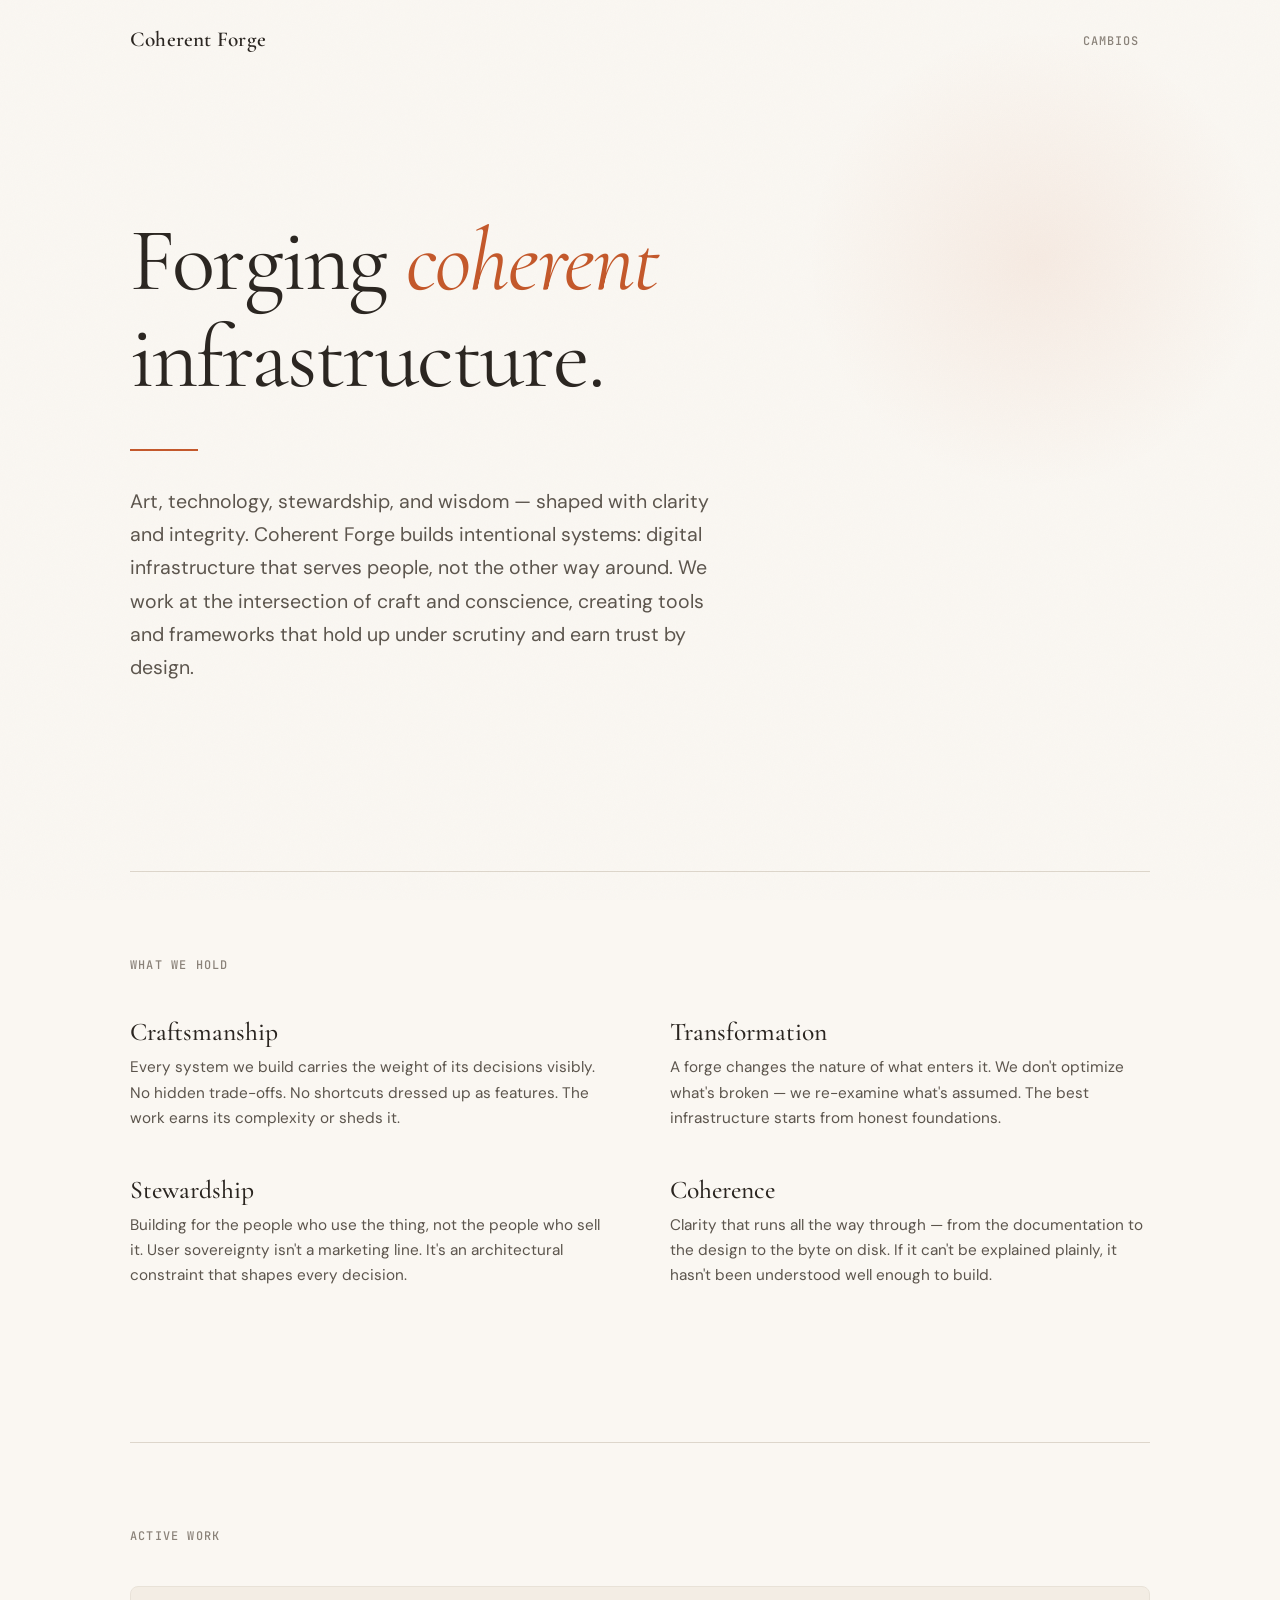
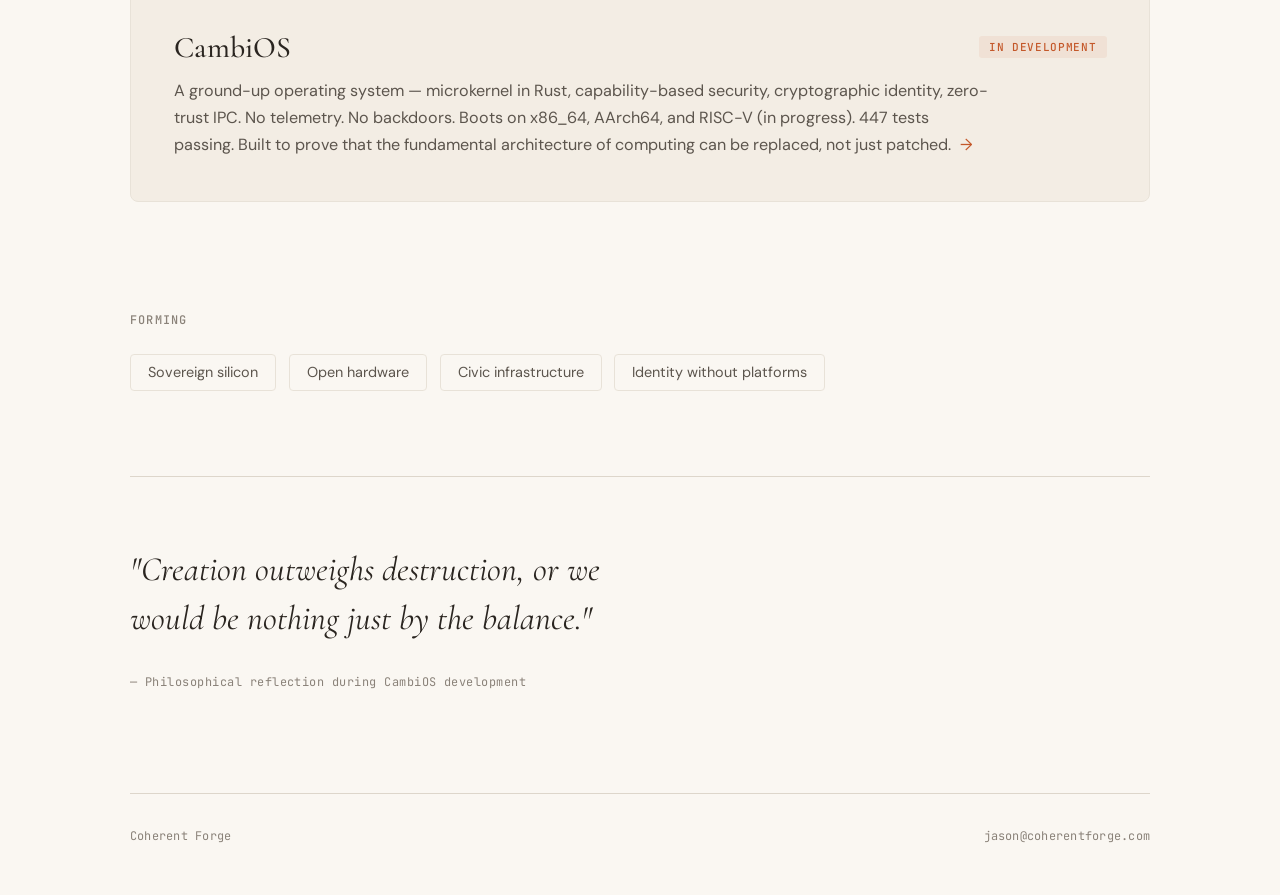
<file: landing/index.html>
<!DOCTYPE html>
<html lang="en">
<head>
<meta charset="utf-8">
<meta name="viewport" content="width=device-width, initial-scale=1">
<title>Coherent Forge</title>
<meta name="description" content="Intentional infrastructure. Art, technology, stewardship, and wisdom — forged with clarity and integrity.">
<link rel="icon" type="image/svg+xml" href='data:image/svg+xml,<svg xmlns="http://www.w3.org/2000/svg" viewBox="0 0 32 32"><text y="26" font-size="24">◆</text></svg>'>
<style>
@import url('https://fonts.googleapis.com/css2?family=Cormorant+Garamond:ital,wght@0,400;0,500;0,600;0,700;1,400;1,500&family=DM+Sans:ital,wght@0,300;0,400;0,500;0,600;1,400&family=JetBrains+Mono:wght@400;500&display=swap');

/* ─── tokens ─── */
:root {
  --bg: #faf7f2;
  --bg-warm: #f3ede4;
  --bg-deep: #1c1a17;
  --fg: #2a2520;
  --fg-mid: #5c554d;
  --fg-soft: #8a8279;
  --ember: #c4582a;
  --ember-light: #d4714a;
  --ember-glow: rgba(196, 88, 42, 0.08);
  --iron: #3d3833;
  --brass: #a68b5b;
  --border: #ddd6cb;
  --border-light: #e8e2d8;

  --serif: 'Cormorant Garamond', 'Georgia', serif;
  --sans: 'DM Sans', -apple-system, sans-serif;
  --mono: 'JetBrains Mono', monospace;
}

/* ─── reset ─── */
*, *::before, *::after { box-sizing: border-box; margin: 0; padding: 0; }
html { font-size: 17px; scroll-behavior: smooth; -webkit-font-smoothing: antialiased; }
body {
  font-family: var(--sans);
  color: var(--fg);
  background: var(--bg);
  min-height: 100vh;
  overflow-x: hidden;
}
::selection { background: var(--ember); color: var(--bg); }

/* ─── grain overlay ─── */
body::after {
  content: '';
  position: fixed;
  inset: 0;
  pointer-events: none;
  z-index: 9999;
  opacity: 0.025;
  background-image: url("data:image/svg+xml,%3Csvg viewBox='0 0 256 256' xmlns='http://www.w3.org/2000/svg'%3E%3Cfilter id='n'%3E%3CfeTurbulence type='fractalNoise' baseFrequency='0.9' numOctaves='4' stitchTiles='stitch'/%3E%3C/filter%3E%3Crect width='100%25' height='100%25' filter='url(%23n)'/%3E%3C/svg%3E");
  background-repeat: repeat;
  background-size: 256px 256px;
}

/* ─── animations ─── */
@keyframes fadeUp {
  from { opacity: 0; transform: translateY(24px); }
  to { opacity: 1; transform: translateY(0); }
}
@keyframes fadeIn {
  from { opacity: 0; }
  to { opacity: 1; }
}
@keyframes lineGrow {
  from { transform: scaleX(0); }
  to { transform: scaleX(1); }
}
@keyframes glowPulse {
  0%, 100% { opacity: 0.4; }
  50% { opacity: 0.8; }
}

.reveal {
  opacity: 0;
  animation: fadeUp 0.9s cubic-bezier(0.16, 1, 0.3, 1) forwards;
}
.reveal-1 { animation-delay: 0.1s; }
.reveal-2 { animation-delay: 0.25s; }
.reveal-3 { animation-delay: 0.4s; }
.reveal-4 { animation-delay: 0.55s; }
.reveal-5 { animation-delay: 0.7s; }
.reveal-6 { animation-delay: 0.85s; }

/* ─── layout ─── */
.page { max-width: 64rem; margin: 0 auto; padding: 0 2rem; }

/* ─── header ─── */
header {
  padding: 1.5rem 2rem;
  display: flex;
  justify-content: space-between;
  align-items: center;
  max-width: 64rem;
  margin: 0 auto;
}

.wordmark {
  font-family: var(--serif);
  font-weight: 600;
  font-size: 1.25rem;
  color: var(--fg);
  text-decoration: none;
  letter-spacing: 0.01em;
}

header nav a {
  font-family: var(--mono);
  font-size: 0.7rem;
  font-weight: 500;
  color: var(--fg-soft);
  text-decoration: none;
  text-transform: uppercase;
  letter-spacing: 0.08em;
  padding: 0.35rem 0.65rem;
  border-radius: 3px;
  transition: color 0.3s, background 0.3s;
}
header nav a:hover { color: var(--fg); background: var(--bg-warm); }

/* ─── hero ─── */
.hero {
  padding: 8rem 0 6rem;
  position: relative;
}

/* subtle radial warmth */
.hero::before {
  content: '';
  position: absolute;
  top: -4rem;
  right: -8rem;
  width: 500px;
  height: 500px;
  background: radial-gradient(circle, var(--ember-glow) 0%, transparent 65%);
  pointer-events: none;
}

.hero-title {
  font-family: var(--serif);
  font-size: clamp(3rem, 7vw, 5.5rem);
  font-weight: 400;
  line-height: 1.08;
  letter-spacing: -0.02em;
  color: var(--fg);
  max-width: 16ch;
  margin-bottom: 2.5rem;
}

.hero-title em {
  font-style: italic;
  color: var(--ember);
}

.hero-line {
  width: 4rem;
  height: 2px;
  background: var(--ember);
  margin-bottom: 2rem;
  transform-origin: left;
  animation: lineGrow 1s cubic-bezier(0.16, 1, 0.3, 1) 0.5s both;
}

.hero-body {
  font-size: 1.15rem;
  line-height: 1.7;
  color: var(--fg-mid);
  max-width: 36rem;
}

/* ─── divider ─── */
.divider {
  border: none;
  border-top: 1px solid var(--border);
  margin: 5rem 0;
}

/* ─── ethos section ─── */
.ethos {
  padding: 0 0 4rem;
}

.ethos-header {
  font-family: var(--mono);
  font-size: 0.7rem;
  font-weight: 500;
  text-transform: uppercase;
  letter-spacing: 0.1em;
  color: var(--fg-soft);
  margin-bottom: 2.5rem;
}

.ethos-grid {
  display: grid;
  grid-template-columns: repeat(2, 1fr);
  gap: 2.5rem 3.5rem;
}

.ethos-item h3 {
  font-family: var(--serif);
  font-size: 1.5rem;
  font-weight: 500;
  color: var(--fg);
  margin-bottom: 0.5rem;
}

.ethos-item p {
  font-size: 0.9rem;
  line-height: 1.65;
  color: var(--fg-mid);
}

@media (max-width: 640px) {
  .ethos-grid { grid-template-columns: 1fr; gap: 2rem; }
}

/* ─── work section ─── */
.work {
  padding: 0 0 5rem;
}

.work-header {
  font-family: var(--mono);
  font-size: 0.7rem;
  font-weight: 500;
  text-transform: uppercase;
  letter-spacing: 0.1em;
  color: var(--fg-soft);
  margin-bottom: 2.5rem;
}

.work-card {
  display: block;
  background: var(--bg-warm);
  border: 1px solid var(--border-light);
  border-radius: 8px;
  padding: 2.5rem;
  text-decoration: none;
  color: inherit;
  transition: border-color 0.4s, box-shadow 0.4s, transform 0.4s cubic-bezier(0.16, 1, 0.3, 1);
  margin-bottom: 1.5rem;
  position: relative;
  overflow: hidden;
}

.work-card::before {
  content: '';
  position: absolute;
  top: 0;
  left: 0;
  width: 3px;
  height: 100%;
  background: var(--ember);
  transform: scaleY(0);
  transform-origin: top;
  transition: transform 0.4s cubic-bezier(0.16, 1, 0.3, 1);
}

.work-card:hover {
  border-color: var(--border);
  transform: translateY(-2px);
  box-shadow: 0 8px 32px rgba(44, 38, 32, 0.06);
}

.work-card:hover::before { transform: scaleY(1); }

.work-card-top {
  display: flex;
  justify-content: space-between;
  align-items: flex-start;
  margin-bottom: 0.75rem;
}

.work-card h3 {
  font-family: var(--serif);
  font-size: 1.75rem;
  font-weight: 500;
  color: var(--fg);
}

.work-tag {
  font-family: var(--mono);
  font-size: 0.65rem;
  font-weight: 500;
  text-transform: uppercase;
  letter-spacing: 0.06em;
  color: var(--ember);
  background: var(--ember-glow);
  padding: 0.25rem 0.6rem;
  border-radius: 3px;
  flex-shrink: 0;
  margin-top: 0.35rem;
}

.work-card p {
  font-size: 0.95rem;
  line-height: 1.65;
  color: var(--fg-mid);
  max-width: 48rem;
}

.work-card .arrow {
  display: inline-block;
  margin-left: 0.35rem;
  transition: transform 0.3s;
  color: var(--ember);
}
.work-card:hover .arrow { transform: translateX(4px); }

/* ─── upcoming / future ─── */
.upcoming {
  padding: 0 0 5rem;
}

.upcoming-header {
  font-family: var(--mono);
  font-size: 0.7rem;
  font-weight: 500;
  text-transform: uppercase;
  letter-spacing: 0.1em;
  color: var(--fg-soft);
  margin-bottom: 1.5rem;
}

.upcoming-list {
  display: flex;
  flex-wrap: wrap;
  gap: 0.75rem;
}

.upcoming-item {
  font-family: var(--sans);
  font-size: 0.85rem;
  color: var(--fg-mid);
  padding: 0.5rem 1rem;
  background: var(--bg);
  border: 1px solid var(--border-light);
  border-radius: 4px;
}

/* ─── quote / closing ─── */
.closing {
  padding: 4rem 0 6rem;
  border-top: 1px solid var(--border);
}

.closing-quote {
  font-family: var(--serif);
  font-size: clamp(1.4rem, 3vw, 2rem);
  font-weight: 400;
  font-style: italic;
  line-height: 1.45;
  color: var(--fg);
  max-width: 32ch;
  margin-bottom: 1.5rem;
}

.closing-attr {
  font-family: var(--mono);
  font-size: 0.7rem;
  color: var(--fg-soft);
  letter-spacing: 0.04em;
}

/* ─── footer ─── */
footer {
  border-top: 1px solid var(--border);
  padding: 2rem 0 3rem;
  display: flex;
  justify-content: space-between;
  align-items: center;
  flex-wrap: wrap;
  gap: 1rem;
}

footer span {
  font-family: var(--mono);
  font-size: 0.7rem;
  color: var(--fg-soft);
  letter-spacing: 0.02em;
}

footer a {
  color: var(--fg-soft);
  text-decoration: none;
  transition: color 0.3s;
}
footer a:hover { color: var(--ember); }

/* ─── responsive ─── */
@media (max-width: 640px) {
  .page { padding: 0 1.25rem; }
  .hero { padding: 5rem 0 3rem; }
  header { padding: 1.25rem; }
  .work-card { padding: 1.5rem; }
  .work-card-top { flex-direction: column; gap: 0.5rem; }
  footer { flex-direction: column; text-align: center; }
}
</style>
</head>
<body>

<header>
  <a href="/" class="wordmark">Coherent Forge</a>
  <nav>
    <a href="/cambios">CambiOS</a>
  </nav>
</header>

<div class="page">

  <section class="hero">
    <h1 class="hero-title reveal reveal-1">Forging <em>coherent</em> infrastructure.</h1>
    <div class="hero-line"></div>
    <p class="hero-body reveal reveal-2">
      Art, technology, stewardship, and wisdom — shaped with clarity and integrity. 
      Coherent Forge builds intentional systems: digital infrastructure that serves people, 
      not the other way around. We work at the intersection of craft and conscience, 
      creating tools and frameworks that hold up under scrutiny and earn trust by design.
    </p>
  </section>

  <hr class="divider">

  <section class="ethos reveal reveal-3">
    <div class="ethos-header">What we hold</div>
    <div class="ethos-grid">
      <div class="ethos-item">
        <h3>Craftsmanship</h3>
        <p>Every system we build carries the weight of its decisions visibly. No hidden trade-offs. No shortcuts dressed up as features. The work earns its complexity or sheds it.</p>
      </div>
      <div class="ethos-item">
        <h3>Transformation</h3>
        <p>A forge changes the nature of what enters it. We don't optimize what's broken — we re-examine what's assumed. The best infrastructure starts from honest foundations.</p>
      </div>
      <div class="ethos-item">
        <h3>Stewardship</h3>
        <p>Building for the people who use the thing, not the people who sell it. User sovereignty isn't a marketing line. It's an architectural constraint that shapes every decision.</p>
      </div>
      <div class="ethos-item">
        <h3>Coherence</h3>
        <p>Clarity that runs all the way through — from the documentation to the design to the byte on disk. If it can't be explained plainly, it hasn't been understood well enough to build.</p>
      </div>
    </div>
  </section>

  <hr class="divider">

  <section class="work reveal reveal-4">
    <div class="work-header">Active work</div>

    <a href="/cambios" class="work-card">
      <div class="work-card-top">
        <h3>CambiOS</h3>
        <span class="work-tag">In development</span>
      </div>
      <p>
        A ground-up operating system — microkernel in Rust, capability-based security, 
        cryptographic identity, zero-trust IPC. No telemetry. No backdoors. 
        Boots on x86_64, AArch64, and RISC-V (in progress). 447 tests passing. 
        Built to prove that the fundamental architecture of computing can be replaced, 
        not just patched. <span class="arrow">→</span>
      </p>
    </a>
  </section>

  <section class="upcoming reveal reveal-5">
    <div class="upcoming-header">Forming</div>
    <div class="upcoming-list">
      <div class="upcoming-item">Sovereign silicon</div>
      <div class="upcoming-item">Open hardware</div>
      <div class="upcoming-item">Civic infrastructure</div>
      <div class="upcoming-item">Identity without platforms</div>
    </div>
  </section>

  <section class="closing reveal reveal-6">
    <p class="closing-quote">"Creation outweighs destruction, or we would be nothing just by the balance."</p>
    <span class="closing-attr">— Philosophical reflection during CambiOS development</span>
  </section>

  <footer>
    <span>Coherent Forge</span>
    <span><a href="mailto:jason@coherentforge.com">jason@coherentforge.com</a></span>
  </footer>

</div>

</body>
</html>
</file>
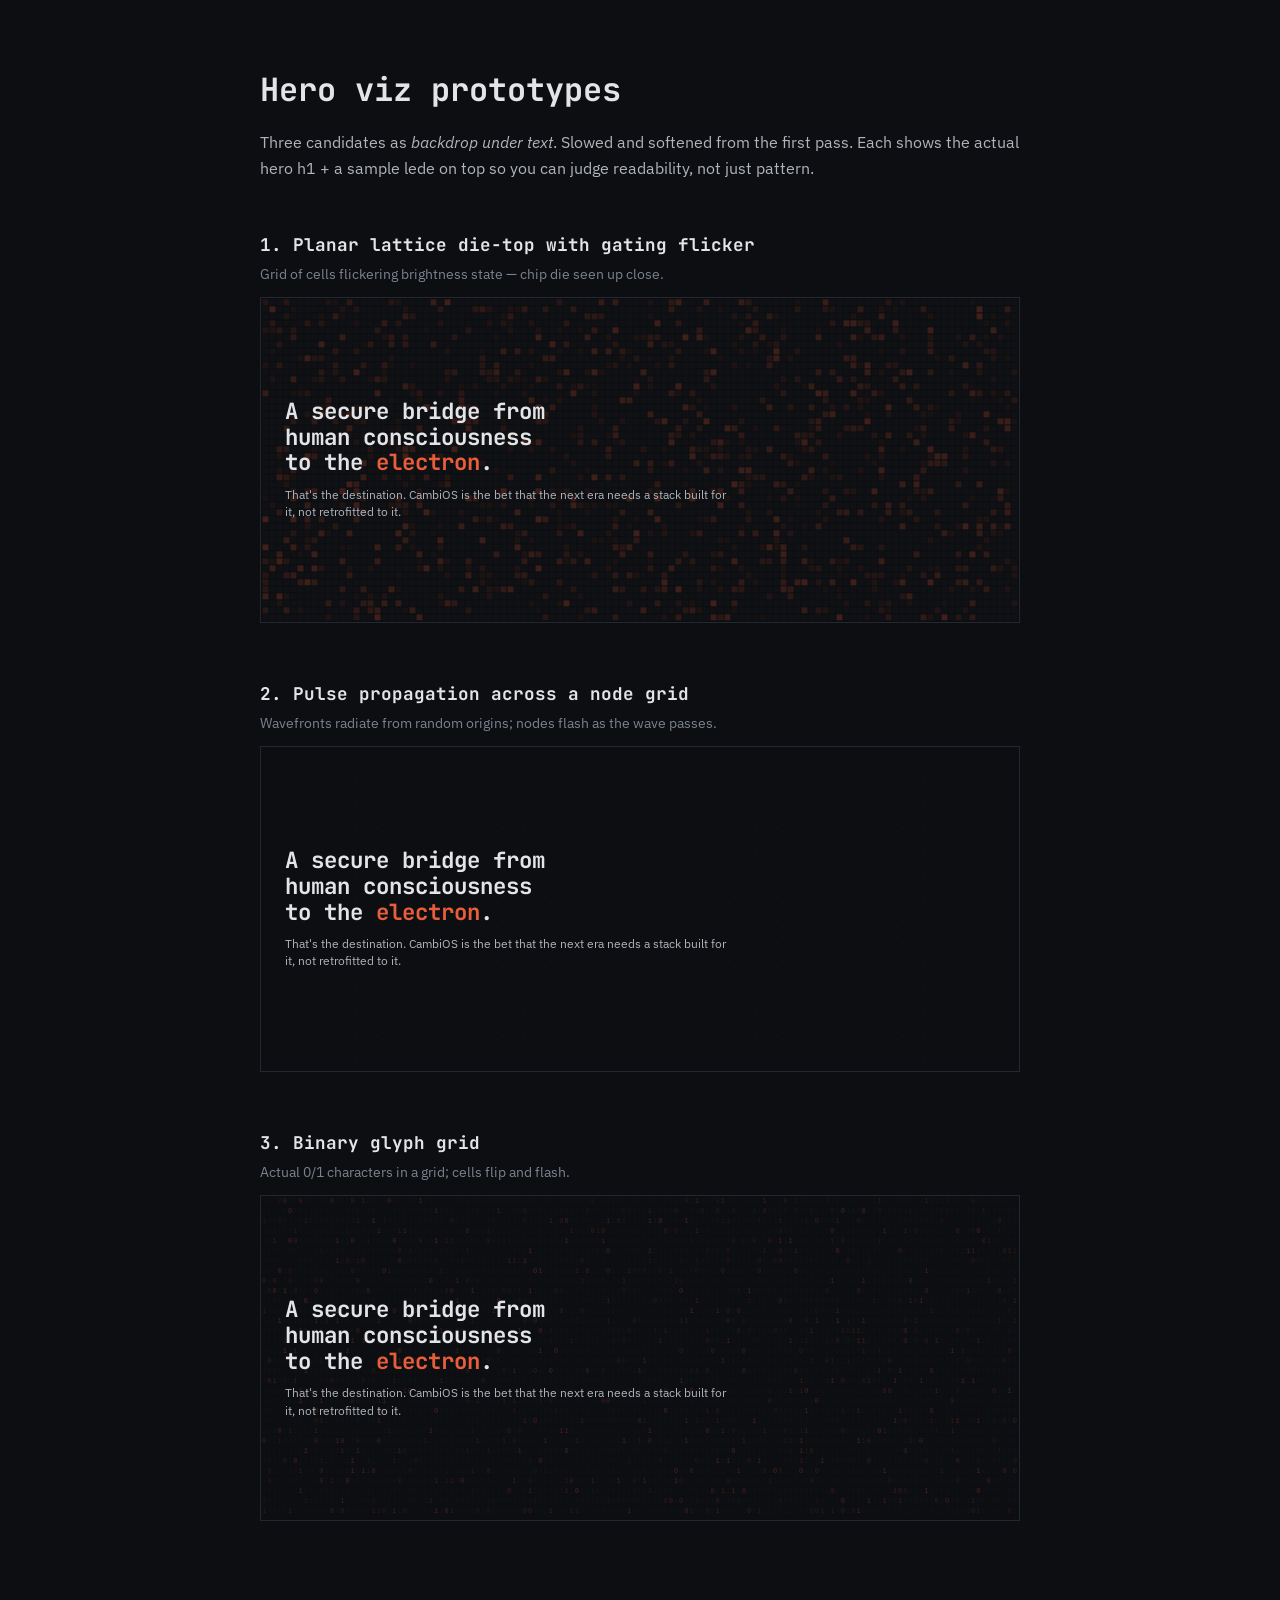
<file: cambios-site/static/demos/hero-viz-2026-05-06.html>
<!DOCTYPE html>
<html lang="en">
<head>
  <meta charset="utf-8">
  <meta name="viewport" content="width=device-width, initial-scale=1">
  <title>Hero viz prototypes — CambiOS</title>
  <link rel="stylesheet" href="../css/style.css">
  <style>
    body { background: var(--bg-0); padding: 4rem 2rem 6rem; margin: 0; }
    .demo-wrap { max-width: 760px; margin: 0 auto; }
    .demo-wrap h1 { color: var(--fg-0); font-family: var(--font-mono, monospace); font-size: 2rem; margin: 0 0 0.75rem; }
    .demo-wrap p.intro { color: var(--fg-1); margin: 0 0 3rem; }
    section { margin-bottom: 3.5rem; }
    section h2 { color: var(--fg-0); font-size: 1.1rem; margin: 0 0 0.25rem; font-family: var(--font-mono, monospace); }
    section .caption { color: var(--fg-2); font-size: 0.85rem; margin: 0 0 0.75rem; }
    .viz-box {
      width: 100%;
      aspect-ratio: 21 / 9;
      background: var(--bg-0);
      border: 1px solid #232830;
      overflow: hidden;
      position: relative;
    }
    .viz-box canvas {
      position: absolute;
      inset: 0;
      width: 100%;
      height: 100%;
      display: block;
    }
    .overlay {
      position: absolute;
      inset: 0;
      padding: 1.25rem 1.5rem;
      pointer-events: none;
      display: flex;
      flex-direction: column;
      justify-content: center;
    }
    .overlay .h1 {
      font-family: var(--font-mono, ui-monospace, monospace);
      font-weight: 700;
      font-size: clamp(1rem, 2.2vw, 1.4rem);
      line-height: 1.15;
      color: var(--fg-0);
      margin: 0;
    }
    .overlay .h1 .accent { color: var(--accent); }
    .overlay .lede {
      font-size: 0.78rem;
      color: var(--fg-1);
      max-width: 28rem;
      margin: 0.6rem 0 0;
      line-height: 1.4;
    }
  </style>
</head>
<body>
  <main class="demo-wrap">
    <h1>Hero viz prototypes</h1>
    <p class="intro">Three candidates as <em>backdrop under text</em>. Slowed and softened from the first pass. Each shows the actual hero h1 + a sample lede on top so you can judge readability, not just pattern.</p>

    <section>
      <h2>1. Planar lattice die-top with gating flicker</h2>
      <p class="caption">Grid of cells flickering brightness state — chip die seen up close.</p>
      <div class="viz-box">
        <canvas id="viz-1"></canvas>
        <div class="overlay">
          <p class="h1">A secure bridge from<br>human consciousness<br>to the <span class="accent">electron</span>.</p>
          <p class="lede">That's the destination. CambiOS is the bet that the next era needs a stack built for it, not retrofitted to it.</p>
        </div>
      </div>
    </section>

    <section>
      <h2>2. Pulse propagation across a node grid</h2>
      <p class="caption">Wavefronts radiate from random origins; nodes flash as the wave passes.</p>
      <div class="viz-box">
        <canvas id="viz-2"></canvas>
        <div class="overlay">
          <p class="h1">A secure bridge from<br>human consciousness<br>to the <span class="accent">electron</span>.</p>
          <p class="lede">That's the destination. CambiOS is the bet that the next era needs a stack built for it, not retrofitted to it.</p>
        </div>
      </div>
    </section>

    <section>
      <h2>3. Binary glyph grid</h2>
      <p class="caption">Actual 0/1 characters in a grid; cells flip and flash.</p>
      <div class="viz-box">
        <canvas id="viz-3"></canvas>
        <div class="overlay">
          <p class="h1">A secure bridge from<br>human consciousness<br>to the <span class="accent">electron</span>.</p>
          <p class="lede">That's the destination. CambiOS is the bet that the next era needs a stack built for it, not retrofitted to it.</p>
        </div>
      </div>
    </section>
  </main>

<script>
const root = getComputedStyle(document.documentElement);
const ACCENT = (root.getPropertyValue('--accent').trim() || '#e85d3a');
const FG_DIM = (root.getPropertyValue('--fg-2').trim() || '#7c8290');

function hexToRgb(h) {
  const n = parseInt(h.replace('#',''), 16);
  return [(n>>16)&255, (n>>8)&255, n&255];
}
const ACCENT_RGB = hexToRgb(ACCENT);
const FG_DIM_RGB = hexToRgb(FG_DIM);

function setup(canvas) {
  const dpr = Math.min(window.devicePixelRatio || 1, 2);
  const rect = canvas.getBoundingClientRect();
  canvas.width = Math.round(rect.width * dpr);
  canvas.height = Math.round(rect.height * dpr);
  const ctx = canvas.getContext('2d');
  ctx.scale(dpr, dpr);
  return { ctx, W: rect.width, H: rect.height };
}

// --- 1. Planar lattice (slowed, dimmed) ---
function viz1() {
  const canvas = document.getElementById('viz-1');
  const { ctx, W, H } = setup(canvas);
  const cell = 6, gap = 1;
  const cols = Math.floor(W / (cell + gap));
  const rows = Math.floor(H / (cell + gap));
  const offX = (W - (cols * (cell + gap) - gap)) / 2;
  const offY = (H - (rows * (cell + gap) - gap)) / 2;
  const cells = new Float32Array(cols * rows);

  function frame() {
    const ignite = Math.max(1, Math.floor(cells.length * 0.0084));
    for (let i = 0; i < ignite; i++) {
      cells[(Math.random() * cells.length) | 0] = 1;
    }
    ctx.clearRect(0, 0, W, H);
    for (let i = 0; i < cells.length; i++) {
      cells[i] *= 0.95;
      const v = cells[i];
      const x = offX + (i % cols) * (cell + gap);
      const y = offY + ((i / cols) | 0) * (cell + gap);
      if (v > 0.05) {
        ctx.fillStyle = `rgba(${ACCENT_RGB[0]},${ACCENT_RGB[1]},${ACCENT_RGB[2]},${v * 0.24})`;
      } else {
        ctx.fillStyle = `rgba(${FG_DIM_RGB[0]},${FG_DIM_RGB[1]},${FG_DIM_RGB[2]},0.032)`;
      }
      ctx.fillRect(x, y, cell, cell);
    }
    requestAnimationFrame(frame);
  }
  frame();
}

// --- 2. Pulse propagation (slowed, dimmed) ---
function viz2() {
  const canvas = document.getElementById('viz-2');
  const { ctx, W, H } = setup(canvas);
  const cols = 36, rows = 14;
  const xStep = W / cols, yStep = H / rows;
  const nodes = [];
  for (let y = 0; y < rows; y++) {
    for (let x = 0; x < cols; x++) {
      nodes.push({ x: x * xStep + xStep/2, y: y * yStep + yStep/2, light: 0 });
    }
  }
  let pulses = [];
  let frameCount = 0;

  function frame() {
    frameCount++;
    if (frameCount % 75 === 0) {
      pulses.push({ x: Math.random() * W, y: Math.random() * H, r: 0 });
    }
    pulses = pulses.filter(p => p.r < W * 1.2);
    for (const p of pulses) p.r += 1.8;

    ctx.clearRect(0, 0, W, H);

    for (const n of nodes) {
      n.light *= 0.965;
      let hits = 0;
      for (const p of pulses) {
        const d = Math.hypot(n.x - p.x, n.y - p.y);
        if (Math.abs(d - p.r) < 6) hits++;
      }
      if (hits > 0) n.light = Math.max(n.light, hits);
      const v = n.light;
      if (v > 0.04) {
        const alpha = Math.min(1, v * 0.3);
        const radius = 2.2 + Math.max(0, v - 1) * 1.5;
        if (v > 1.1) {
          const haloR = radius * 4;
          const grad = ctx.createRadialGradient(n.x, n.y, 0, n.x, n.y, haloR);
          grad.addColorStop(0, `rgba(${ACCENT_RGB[0]},${ACCENT_RGB[1]},${ACCENT_RGB[2]},${(v - 1) * 0.18})`);
          grad.addColorStop(1, `rgba(${ACCENT_RGB[0]},${ACCENT_RGB[1]},${ACCENT_RGB[2]},0)`);
          ctx.fillStyle = grad;
          ctx.beginPath();
          ctx.arc(n.x, n.y, haloR, 0, Math.PI * 2);
          ctx.fill();
        }
        ctx.fillStyle = `rgba(${ACCENT_RGB[0]},${ACCENT_RGB[1]},${ACCENT_RGB[2]},${alpha})`;
        ctx.beginPath();
        ctx.arc(n.x, n.y, radius, 0, Math.PI * 2);
        ctx.fill();
      } else {
        ctx.fillStyle = `rgba(${FG_DIM_RGB[0]},${FG_DIM_RGB[1]},${FG_DIM_RGB[2]},0.06)`;
        ctx.beginPath();
        ctx.arc(n.x, n.y, 1, 0, Math.PI * 2);
        ctx.fill();
      }
    }
    requestAnimationFrame(frame);
  }
  frame();
}

// --- 3. Binary glyph grid (slowed, dimmed) ---
function viz3() {
  const canvas = document.getElementById('viz-3');
  const { ctx, W, H } = setup(canvas);
  const fontPx = 7;
  ctx.font = `${fontPx}px ui-monospace, monospace`;
  ctx.textBaseline = 'top';
  const glyphW = ctx.measureText('0').width + 1;
  const glyphH = fontPx + 3;
  const cols = Math.floor(W / glyphW);
  const rows = Math.floor(H / glyphH);
  const offX = (W - cols * glyphW) / 2;
  const offY = (H - rows * glyphH) / 2;

  const cells = [];
  for (let i = 0; i < cols * rows; i++) {
    cells.push({
      bit: Math.random() < 0.5 ? '0' : '1',
      next: Math.random() * 200,
      light: Math.random() * 0.2
    });
  }

  let t = 0;
  function frame() {
    t++;
    ctx.clearRect(0, 0, W, H);
    ctx.font = `${fontPx}px ui-monospace, monospace`;
    ctx.textBaseline = 'top';

    for (let i = 0; i < cells.length; i++) {
      const c = cells[i];
      if (t > c.next) {
        c.bit = c.bit === '0' ? '1' : '0';
        c.next = t + 30 + Math.random() * 150;
        c.light = 1;
      }
      c.light *= 0.965;
      const col = i % cols;
      const row = (i / cols) | 0;
      const x = offX + col * glyphW;
      const y = offY + row * glyphH;
      if (c.light > 0.4) {
        ctx.fillStyle = `rgba(${ACCENT_RGB[0]},${ACCENT_RGB[1]},${ACCENT_RGB[2]},${c.light * 0.3})`;
      } else {
        ctx.fillStyle = `rgba(${FG_DIM_RGB[0]},${FG_DIM_RGB[1]},${FG_DIM_RGB[2]},${0.05 + c.light * 0.15})`;
      }
      ctx.fillText(c.bit, x, y);
    }
    requestAnimationFrame(frame);
  }
  frame();
}

window.addEventListener('load', () => {
  viz1(); viz2(); viz3();
});
</script>
</body>
</html>
</file>
<file: cambios-site/static/css/style.css>
/* ============================================================
   CambiOS site — design tokens
   ============================================================ */

@import url('https://fonts.googleapis.com/css2?family=JetBrains+Mono:ital,wght@0,300;0,400;0,500;0,600;0,700;1,400&family=IBM+Plex+Sans:ital,wght@0,300;0,400;0,500;0,600;1,400&display=swap');

:root {
  /* palette — charcoal field, ember accents */
  --bg-0: #0c0e11;
  --bg-1: #12151a;
  --bg-2: #1a1e25;
  --bg-3: #232830;
  --fg-0: #e2e4e8;
  --fg-1: #b0b4bc;
  --fg-2: #7c8290;
  --accent: #e85d3a;
  --accent-dim: #c44a2b;
  --accent-glow: rgba(232, 93, 58, 0.12);
  --green: #3eb370;
  --green-dim: rgba(62, 179, 112, 0.15);
  --yellow: #d4a843;
  --blue: #5b9bd5;
  --border: #2a2f38;
  --border-active: #3d4350;

  /* type */
  --font-mono: 'JetBrains Mono', 'Menlo', 'Consolas', monospace;
  --font-body: 'IBM Plex Sans', -apple-system, sans-serif;
  --fs-xs: 0.75rem;
  --fs-sm: 0.85rem;
  --fs-base: 1rem;
  --fs-lg: 1.15rem;
  --fs-xl: 1.5rem;
  --fs-2xl: 2rem;
  --fs-3xl: 2.75rem;
  --fs-hero: clamp(2.5rem, 5vw, 4rem);
  --lh-tight: 1.2;
  --lh-body: 1.65;

  /* spacing */
  --sp-1: 0.25rem;
  --sp-2: 0.5rem;
  --sp-3: 0.75rem;
  --sp-4: 1rem;
  --sp-6: 1.5rem;
  --sp-8: 2rem;
  --sp-12: 3rem;
  --sp-16: 4rem;
  --sp-24: 6rem;
  --content-max: 54rem;
  --page-max: 72rem;

  /* motion */
  --ease-out: cubic-bezier(0.16, 1, 0.3, 1);
  --dur: 0.3s;
}

/* ============================================================
   Reset & base
   ============================================================ */

*, *::before, *::after { box-sizing: border-box; margin: 0; padding: 0; }

html {
  font-size: 16px;
  scroll-behavior: smooth;
  -webkit-font-smoothing: antialiased;
  -moz-osx-font-smoothing: grayscale;
}

body {
  font-family: var(--font-body);
  font-size: var(--fs-base);
  line-height: var(--lh-body);
  color: var(--fg-0);
  background: var(--bg-0);
  min-height: 100vh;
}

::selection {
  background: var(--accent);
  color: var(--bg-0);
}

/* ============================================================
   Header / nav
   ============================================================ */

.site-header {
  position: sticky;
  top: 0;
  z-index: 100;
  background: rgba(12, 14, 17, 0.85);
  backdrop-filter: blur(12px);
  -webkit-backdrop-filter: blur(12px);
  border-bottom: 1px solid var(--border);
}

.header-inner {
  max-width: var(--page-max);
  margin: 0 auto;
  padding: var(--sp-3) var(--sp-6);
  display: flex;
  align-items: center;
  gap: var(--sp-6);
}

.site-logo {
  font-family: var(--font-mono);
  font-weight: 700;
  font-size: var(--fs-lg);
  color: var(--fg-0);
  text-decoration: none;
  letter-spacing: -0.02em;
  flex-shrink: 0;
}

.site-logo span {
  color: var(--accent);
}

nav.main-nav {
  display: flex;
  gap: var(--sp-1);
  flex-wrap: wrap;
  align-items: center;
}

nav.main-nav a {
  font-family: var(--font-mono);
  font-size: var(--fs-xs);
  font-weight: 500;
  color: var(--fg-2);
  text-decoration: none;
  text-transform: uppercase;
  letter-spacing: 0.06em;
  padding: var(--sp-1) var(--sp-2);
  border-radius: 3px;
  transition: color var(--dur) var(--ease-out), background var(--dur) var(--ease-out);
}

nav.main-nav a:hover,
nav.main-nav a.active {
  color: var(--fg-0);
  background: var(--bg-2);
}

.header-inner > .nav-github {
  display: inline-flex;
  align-items: center;
  justify-content: center;
  padding: var(--sp-1);
  margin-left: auto;
  color: var(--fg-1);
  text-decoration: none;
  transition: color var(--dur) var(--ease-out);
}
.header-inner > .nav-github svg { display: block; }
.header-inner > .nav-github:hover { color: var(--accent); }

.nav-toggle {
  display: none;
  background: none;
  border: none;
  color: var(--fg-1);
  cursor: pointer;
  padding: var(--sp-2);
  margin-left: auto;
}

@media (max-width: 768px) {
  .nav-toggle { display: block; }
  nav.main-nav {
    display: none;
    position: absolute;
    top: 100%;
    left: 0;
    right: 0;
    background: var(--bg-1);
    border-bottom: 1px solid var(--border);
    padding: var(--sp-4);
    flex-direction: column;
    gap: var(--sp-2);
  }
  nav.main-nav.open { display: flex; }
  nav.main-nav a { font-size: var(--fs-sm); padding: var(--sp-2) var(--sp-3); }
}

/* ============================================================
   Hero (home page)
   ============================================================ */

.hero {
  padding: var(--sp-24) var(--sp-6) var(--sp-16);
  max-width: var(--page-max);
  margin: 0 auto;
  position: relative;
}

.hero::before {
  content: '';
  position: absolute;
  top: 0;
  left: 50%;
  transform: translateX(-50%);
  width: 600px;
  height: 600px;
  background: radial-gradient(circle, var(--accent-glow) 0%, transparent 70%);
  pointer-events: none;
  z-index: 0;
}

.hero-content {
  position: relative;
  z-index: 1;
  max-width: var(--content-max);
  padding-left: var(--sp-3);
}

.hero h1 {
  font-family: var(--font-mono);
  font-size: var(--fs-hero);
  font-weight: 700;
  line-height: var(--lh-tight);
  letter-spacing: -0.03em;
  margin-bottom: var(--sp-6);
  margin-left: calc(var(--sp-3) * -1);
}

.hero h1 .accent { color: var(--accent); }

.hero-intent {
  font-size: var(--fs-base);
  color: var(--fg-0);
  max-width: 40rem;
  margin-top: var(--sp-12);
  line-height: var(--lh-body);
}

.hero-intent + .hero-intent {
  margin-top: var(--sp-4);
}

.hero h1 + .hero-intent {
  margin-top: var(--sp-16);
}

.hero-intent em {
  color: var(--fg-0);
  font-style: italic;
}

.hero-quote {
  font-family: var(--font-mono);
  font-size: var(--fs-base);
  color: var(--fg-2);
  border-left: 2px solid var(--accent);
  padding-left: var(--sp-4);
  margin-top: var(--sp-8);
  margin-bottom: var(--sp-12);
  max-width: 38rem;
}

.hero-provenance {
  max-width: 40rem;
  margin: var(--sp-12) 0;
  padding-top: var(--sp-8);
  border-top: 1px solid var(--border);
}

.hero-provenance-label {
  font-family: var(--font-mono);
  font-size: var(--fs-sm);
  letter-spacing: 0.08em;
  text-transform: uppercase;
  color: var(--accent);
  margin: 0 0 var(--sp-3);
}

.hero-provenance p:not(.hero-provenance-label) {
  font-size: var(--fs-base);
  color: var(--fg-0);
  line-height: var(--lh-body);
  margin: 0;
}

.hero-provenance p + p:not(.hero-provenance-label) {
  margin-top: var(--sp-4);
}

.hero-provenance strong { color: var(--fg-0); font-weight: 600; }
.hero-provenance em { color: var(--fg-0); font-style: italic; }

.hero-constraints {
  list-style: none;
  padding: 0;
  margin: var(--sp-8) 0 0;
  max-width: 40rem;
}

.hero-constraints li {
  font-size: var(--fs-base);
  color: var(--fg-1);
  line-height: var(--lh-body);
  margin-top: var(--sp-3);
}

.hero-constraints li:first-child { margin-top: 0; }

.hero-constraints strong {
  color: var(--fg-0);
  font-weight: 600;
}

.hero-constraints em {
  color: var(--fg-2);
  font-style: italic;
}

.hero-intent + .status-bar {
  margin-top: var(--sp-12);
}

.hero-caveat {
  color: var(--fg-2);
  font-size: var(--fs-sm);
}

.hero-viz {
  position: absolute;
  inset: var(--sp-8) 0 0 0;
  z-index: 0;
  pointer-events: none;
  -webkit-mask-image: linear-gradient(to bottom, black 50%, transparent 85%);
  mask-image: linear-gradient(to bottom, black 50%, transparent 85%);
}

.hero-viz::before {
  content: '';
  position: absolute;
  inset: 0;
  background-image: radial-gradient(circle, rgba(124, 130, 144, 0.06) 1px, transparent 1.5px);
  background-size: 12px 12px;
  background-position: 6px 6px;
  pointer-events: none;
  animation: hero-viz-static-fade 1.5s ease-out 10s forwards;
}

@keyframes hero-viz-static-fade {
  to { opacity: 0; }
}

@media (prefers-reduced-motion: reduce) {
  .hero-viz { display: none; }
}

/* pill-grid: key facts */
.pill-grid {
  display: grid;
  grid-template-columns: repeat(auto-fit, minmax(200px, 1fr));
  gap: var(--sp-3);
  margin-bottom: var(--sp-12);
}

.pill {
  background: var(--bg-1);
  border: 1px solid var(--border);
  border-radius: 6px;
  padding: var(--sp-4);
  transition: border-color var(--dur) var(--ease-out);
}

.pill:hover { border-color: var(--border-active); }

.pill-label {
  font-family: var(--font-mono);
  font-size: var(--fs-xs);
  font-weight: 600;
  color: var(--accent);
  text-transform: uppercase;
  letter-spacing: 0.06em;
  margin-bottom: var(--sp-1);
}

.pill-value {
  font-size: var(--fs-sm);
  color: var(--fg-1);
}

/* status bar */
.status-bar {
  display: flex;
  flex-wrap: wrap;
  gap: var(--sp-4);
  padding: var(--sp-4) var(--sp-6);
  background: var(--bg-1);
  border: 1px solid var(--border);
  border-radius: 6px;
  margin-bottom: var(--sp-8);
  font-family: var(--font-mono);
  font-size: var(--fs-xs);
}

.status-item {
  display: flex;
  align-items: center;
  gap: var(--sp-2);
  color: var(--fg-1);
}

.status-dot {
  width: 6px;
  height: 6px;
  border-radius: 50%;
  flex-shrink: 0;
}
.status-dot.green { background: var(--green); box-shadow: 0 0 6px var(--green); }
.status-dot.yellow { background: var(--yellow); }
.status-dot.blue { background: var(--blue); }

/* ============================================================
   Content pages
   ============================================================ */

.page-wrap {
  max-width: var(--page-max);
  margin: 0 auto;
  padding: var(--sp-12) var(--sp-6) var(--sp-16);
}

.page-content {
  max-width: var(--content-max);
}

.page-content h1 {
  font-family: var(--font-mono);
  font-size: var(--fs-2xl);
  font-weight: 700;
  letter-spacing: -0.02em;
  margin-bottom: var(--sp-8);
  padding-bottom: var(--sp-4);
  border-bottom: 1px solid var(--border);
}

.page-content h2 {
  font-family: var(--font-mono);
  font-size: var(--fs-xl);
  font-weight: 600;
  margin-top: var(--sp-12);
  margin-bottom: var(--sp-4);
  color: var(--fg-0);
}

.page-content h3 {
  font-family: var(--font-mono);
  font-size: var(--fs-lg);
  font-weight: 600;
  margin-top: var(--sp-8);
  margin-bottom: var(--sp-3);
  color: var(--fg-0);
}

.page-content h4 {
  font-family: var(--font-mono);
  font-size: var(--fs-base);
  font-weight: 600;
  margin-top: var(--sp-6);
  margin-bottom: var(--sp-2);
  color: var(--fg-1);
}

.page-content p {
  margin-bottom: var(--sp-4);
  color: var(--fg-1);
}

.page-content a {
  color: var(--accent);
  text-decoration: none;
  border-bottom: 1px solid transparent;
  transition: border-color var(--dur);
}

.page-content a:hover {
  border-bottom-color: var(--accent);
}

.page-content ul, .page-content ol {
  margin-bottom: var(--sp-4);
  padding-left: var(--sp-6);
  color: var(--fg-1);
}

.page-content li { margin-bottom: var(--sp-2); }
.page-content li::marker { color: var(--fg-2); }

.page-content strong { color: var(--fg-0); font-weight: 600; }

.page-content blockquote {
  border-left: 2px solid var(--accent);
  padding: var(--sp-3) var(--sp-4);
  margin: var(--sp-6) 0;
  background: var(--bg-1);
  border-radius: 0 4px 4px 0;
  color: var(--fg-1);
  font-style: italic;
}

.page-content code {
  font-family: var(--font-mono);
  font-size: 0.88em;
  background: var(--bg-2);
  padding: 0.15em 0.35em;
  border-radius: 3px;
  color: var(--accent);
}

.page-content pre {
  background: var(--bg-1);
  border: 1px solid var(--border);
  border-radius: 6px;
  padding: var(--sp-4);
  margin: var(--sp-6) 0;
  overflow-x: auto;
  font-size: var(--fs-sm);
  line-height: 1.5;
}

.page-content pre code {
  background: none;
  padding: 0;
  color: var(--fg-0);
}

/* tables */
.page-content table {
  width: 100%;
  border-collapse: collapse;
  margin: var(--sp-6) 0;
  font-size: var(--fs-sm);
}

.page-content th {
  font-family: var(--font-mono);
  font-size: var(--fs-xs);
  font-weight: 600;
  text-transform: uppercase;
  letter-spacing: 0.04em;
  color: var(--fg-2);
  text-align: left;
  padding: var(--sp-2) var(--sp-3);
  border-bottom: 2px solid var(--border);
}

.page-content td {
  padding: var(--sp-2) var(--sp-3);
  border-bottom: 1px solid var(--border);
  color: var(--fg-1);
}

.page-content tr:hover td { background: var(--bg-1); }

/* HR */
.page-content hr {
  border: none;
  border-top: 1px solid var(--border);
  margin: var(--sp-12) 0;
}

/* ============================================================
   ADR list page
   ============================================================ */

.adr-list {
  list-style: none;
  padding: 0;
}

.adr-item {
  display: flex;
  align-items: baseline;
  gap: var(--sp-3);
  padding: var(--sp-3) 0;
  border-bottom: 1px solid var(--border);
}

.adr-item:first-child { border-top: 1px solid var(--border); }

.adr-num {
  font-family: var(--font-mono);
  font-size: var(--fs-xs);
  color: var(--fg-2);
  flex-shrink: 0;
  min-width: 2.5rem;
}

.adr-title a {
  color: var(--fg-0);
  text-decoration: none;
  border-bottom: 1px solid transparent;
  transition: all var(--dur);
}

.adr-title a:hover { color: var(--accent); border-bottom-color: var(--accent); }

.adr-status {
  font-family: var(--font-mono);
  font-size: var(--fs-xs);
  color: var(--fg-2);
  margin-left: auto;
  flex-shrink: 0;
}

.adr-status.accepted { color: var(--green); }
.adr-status.proposed { color: var(--yellow); }

/* ============================================================
   Architecture diagram
   ============================================================ */

.arch-diagram {
  background: var(--bg-1);
  border: 1px solid var(--border);
  border-radius: 6px;
  padding: var(--sp-6);
  margin: var(--sp-8) 0;
  overflow-x: auto;
  font-family: var(--font-mono);
  font-size: var(--fs-xs);
  line-height: 1.6;
  color: var(--fg-1);
  white-space: pre;
}

/* ============================================================
   Footer
   ============================================================ */

.site-footer {
  border-top: 1px solid var(--border);
  padding: var(--sp-8) var(--sp-6);
  margin-top: var(--sp-16);
}

.footer-inner {
  max-width: var(--page-max);
  margin: 0 auto;
  display: flex;
  justify-content: space-between;
  align-items: center;
  flex-wrap: wrap;
  gap: var(--sp-4);
  font-family: var(--font-mono);
  font-size: var(--fs-xs);
  color: var(--fg-2);
}

.footer-inner a {
  color: var(--fg-2);
  text-decoration: none;
  transition: color var(--dur);
}
.footer-inner a:hover { color: var(--accent); }

/* section intros */
.section-intro {
  font-size: var(--fs-lg);
  color: var(--fg-1);
  max-width: 40rem;
  margin-bottom: var(--sp-8);
}

/* manual card list */
.manual-list {
  display: grid;
  gap: var(--sp-4);
}

.manual-card {
  display: block;
  background: var(--bg-1);
  border: 1px solid var(--border);
  border-radius: 6px;
  padding: var(--sp-4) var(--sp-6);
  text-decoration: none;
  transition: border-color var(--dur), transform var(--dur) var(--ease-out);
}

.manual-card:hover {
  border-color: var(--accent-dim);
  transform: translateY(-1px);
}

.manual-card h3 {
  font-family: var(--font-mono);
  font-size: var(--fs-base);
  color: var(--fg-0);
  margin-bottom: var(--sp-1);
}

.manual-card p {
  font-size: var(--fs-sm);
  color: var(--fg-2);
  margin: 0;
}

/* ============================================================
   Responsive refinements
   ============================================================ */

@media (max-width: 600px) {
  .hero { padding: var(--sp-12) var(--sp-4) var(--sp-8); }
  .page-wrap { padding: var(--sp-8) var(--sp-4) var(--sp-12); }
  .pill-grid { grid-template-columns: 1fr; }
  .status-bar { flex-direction: column; gap: var(--sp-2); }
  .adr-item { flex-wrap: wrap; }
  .footer-inner { flex-direction: column; text-align: center; }
}

/* homepage lede + "where we are today" block (2026-10 homepage restructure) */
.hero-lede {
  font-size: var(--fs-lg, 1.2rem);
  color: var(--fg-0);
  max-width: 40rem;
  margin-top: var(--sp-12);
  line-height: var(--lh-body);
}
.hero-lede em { font-style: italic; color: var(--accent); }
.hero-lede + .hero-intent { margin-top: var(--sp-8); color: var(--fg-1); }
.hero-aside { font-size: var(--fs-sm); color: var(--fg-2); margin-top: var(--sp-4); }
.hero-aside a { color: var(--fg-1); }
.hero-today { margin-bottom: var(--sp-6); }
.hero-today + .status-bar { margin-top: 0; }
.hero-caveat { margin-top: var(--sp-2); }
</file>
